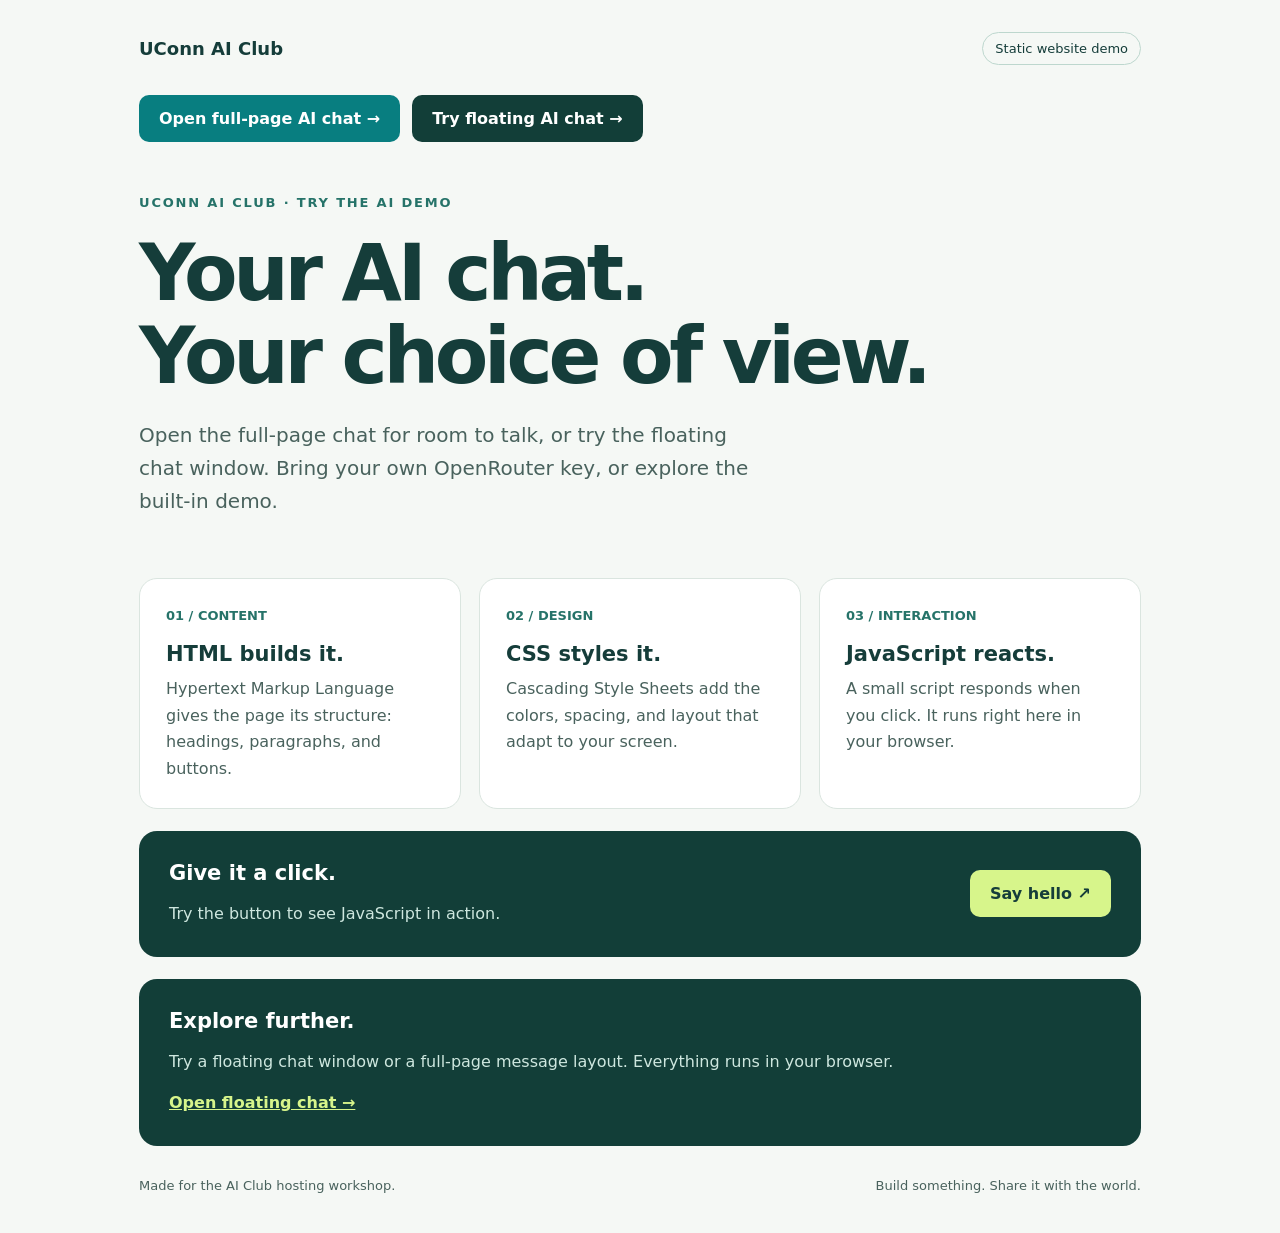
<file: index.html>
<!doctype html>
<html lang="en">
<head>
  <meta charset="utf-8">
  <meta name="viewport" content="width=device-width, initial-scale=1">
  <meta name="description" content="A simple AI Club static website for learning how web hosting works.">
  <title>UConn AI Club · My First Website</title>
  <style>
    :root { color-scheme: light; font-family: system-ui, sans-serif; color: #153d3a; background: #f5f8f5; }
    * { box-sizing: border-box; }
    body { margin: 0; }
    main { max-width: 1050px; margin: auto; padding: 32px 24px; }
    header, footer { display: flex; justify-content: space-between; gap: 16px; align-items: center; }
    .brand { font-weight: 800; font-size: 18px; }
    .badge { border: 1px solid #bdd7ce; border-radius: 30px; padding: 8px 12px; font-size: 13px; }
    .hero { padding: 40px 0 40px; max-width: 800px; }
    .eyebrow { color: #267369; font-size: 13px; font-weight: 750; letter-spacing: .14em; text-transform: uppercase; }
    h1 { font-size: clamp(42px, 7vw, 78px); line-height: 1.06; letter-spacing: -.055em; margin: 22px 0; }
    .intro { font-size: 20px; line-height: 1.65; max-width: 620px; color: #49625d; }
    .cards { display: grid; grid-template-columns: repeat(3, 1fr); gap: 18px; }
    article { background: white; border: 1px solid #dae5df; padding: 26px; border-radius: 18px; }
    .number { color: #267369; font-size: 13px; font-weight: 700; }
    h2 { font-size: 21px; margin: 18px 0 10px; }
    article p { color: #49625d; line-height: 1.65; margin: 0; }
    .demo { background: #123e38; color: white; border-radius: 18px; padding: 30px; margin-top: 22px; display: flex; align-items: center; justify-content: space-between; gap: 24px; }
    .demo h2 { margin-top: 0; }
    .demo p { color: #cee7df; line-height: 1.6; margin-bottom: 0; }
    button { background: #d7f58b; color: #153d3a; border: 0; border-radius: 10px; padding: 14px 20px; font: inherit; font-weight: 750; cursor: pointer; white-space: nowrap; }
    button:hover { background: #e5ffad; }
    button:focus-visible { outline: 3px solid white; outline-offset: 5px; }
    footer { padding: 32px 0 8px; font-size: 13px; color: #49625d; }
    @media (max-width: 650px) { .hero { padding-top: 32px; } .cards { grid-template-columns: 1fr; } .demo, footer { align-items: flex-start; flex-direction: column; } header { flex-wrap: wrap; } }
  </style>
</head>
<body>
  <main>
    <header>
      <span class="brand">UConn AI Club</span>
      <span class="badge">Static website demo</span>
    </header>
    <nav aria-label="AI chat pages" style="display:flex;flex-wrap:wrap;gap:12px;margin-top:30px">
      <a href="chat/" style="background:#087e80;color:white;padding:14px 20px;border-radius:10px;font-weight:700;text-decoration:none">Open full-page AI chat →</a>
      <a href="ai-would-you-rather/" style="background:#123e38;color:white;padding:14px 20px;border-radius:10px;font-weight:700;text-decoration:none">Try floating AI chat →</a>
    </nav>
    <section class="hero" aria-labelledby="title">
      <p class="eyebrow">UConn AI Club · Try the AI demo</p>
      <h1 id="title">Your AI chat.<br>Your choice of view.</h1>
      <p class="intro">Open the full-page chat for room to talk, or try the floating chat window. Bring your own OpenRouter key, or explore the built-in demo.</p>
    </section>
    <section class="cards" aria-label="What makes this page work">
      <article><span class="number">01 / CONTENT</span><h2>HTML builds it.</h2><p>Hypertext Markup Language gives the page its structure: headings, paragraphs, and buttons.</p></article>
      <article><span class="number">02 / DESIGN</span><h2>CSS styles it.</h2><p>Cascading Style Sheets add the colors, spacing, and layout that adapt to your screen.</p></article>
      <article><span class="number">03 / INTERACTION</span><h2>JavaScript reacts.</h2><p>A small script responds when you click. It runs right here in your browser.</p></article>
    </section>
    <section class="demo" aria-labelledby="demo-title">
      <div><h2 id="demo-title">Give it a click.</h2><p id="result" role="status" aria-live="polite">Try the button to see JavaScript in action.</p></div>
      <button id="demo-button" type="button">Say hello ↗</button>
    </section>
    <section class="demo" aria-labelledby="ai-title">
      <div><h2 id="ai-title">Explore further.</h2><p>Try a floating chat window or a full-page message layout. Everything runs in your browser.</p><p><a href="ai-would-you-rather/" style="color:#d7f58b;font-weight:700">Open floating chat →</a></p></div>
    </section>
    <noscript><p>JavaScript is disabled. You can still read this page; enable it to try the button.</p></noscript>
    <footer><span>Made for the AI Club hosting workshop.</span><span>Build something. Share it with the world.</span></footer>
  </main>
  <script>
    let clicks = 0;
    document.getElementById('demo-button').addEventListener('click', () => {
      clicks += 1;
      document.getElementById('result').textContent = `Hello from your browser! You clicked ${clicks} ${clicks === 1 ? 'time' : 'times'}.`;
    });
  </script>
</body>
</html>
</file>
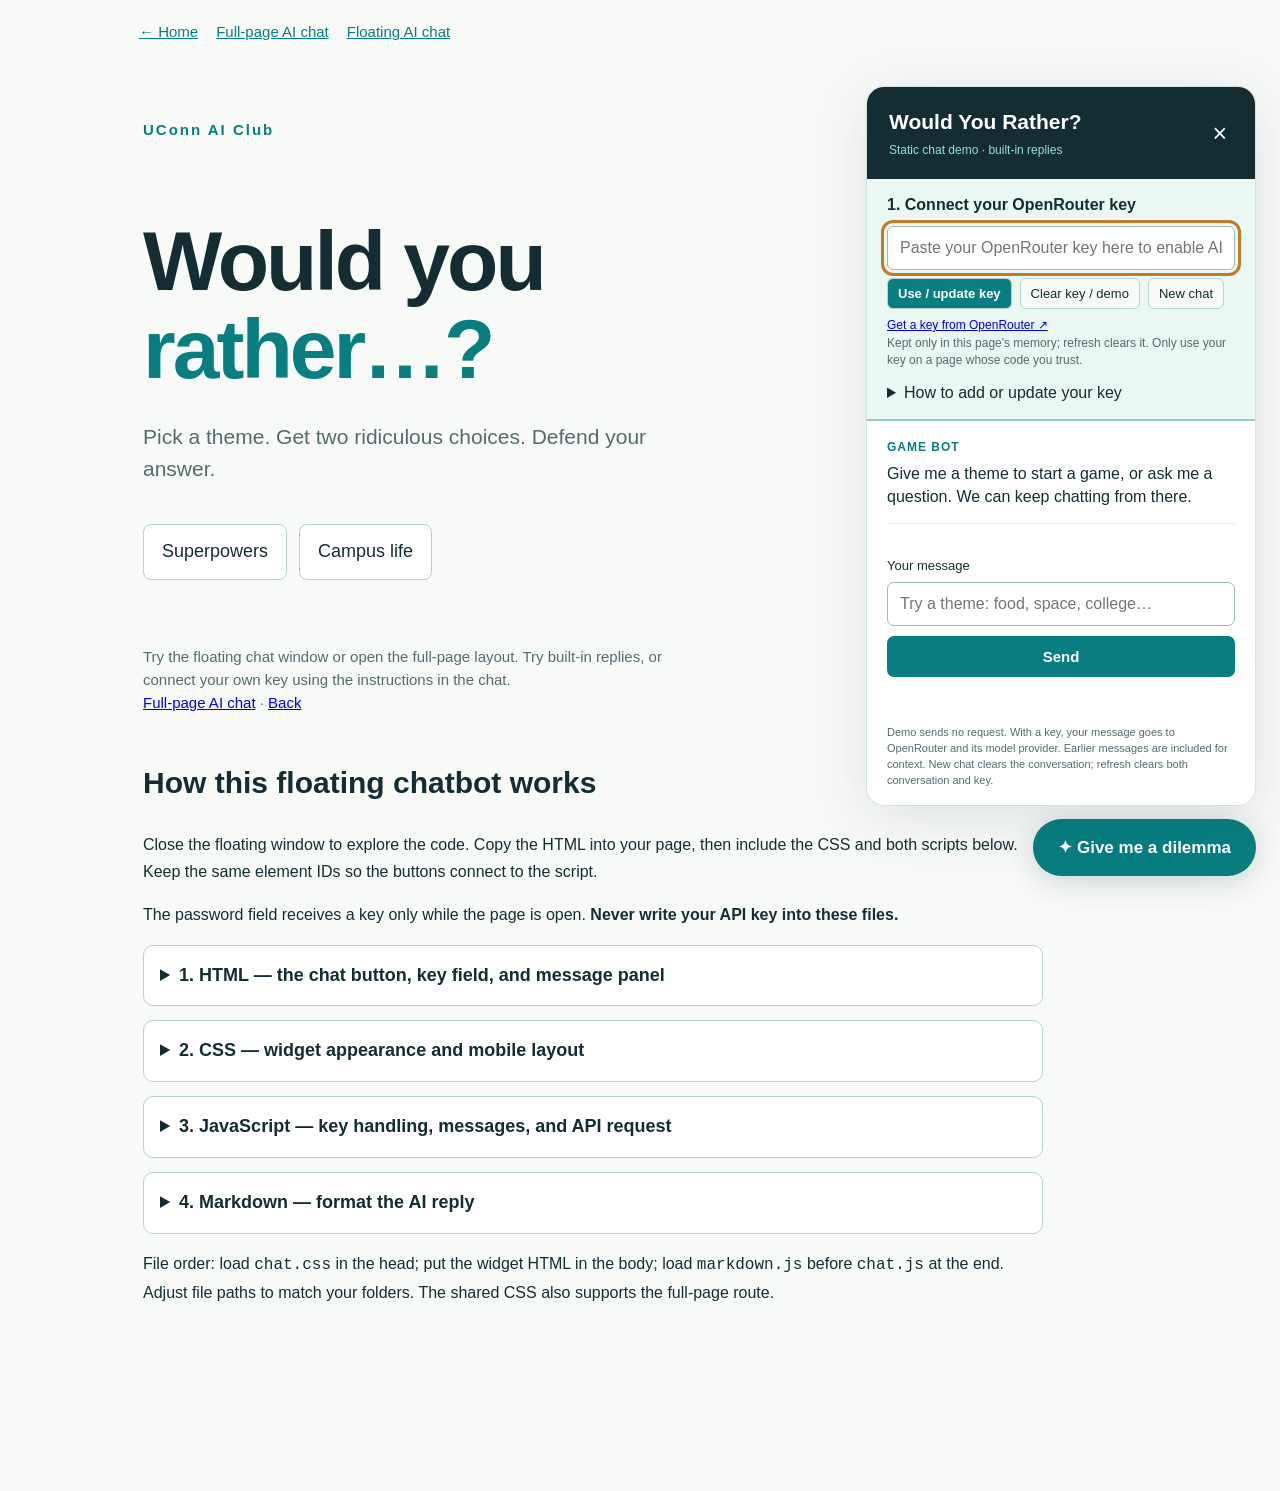
<file: ai-would-you-rather/index.html>
<!doctype html>
<html lang="en">
<head>
<meta charset="utf-8"><meta name="viewport" content="width=device-width,initial-scale=1">
<title>Would You Rather? · UConn AI Club</title>

<!-- BOT CSS START: copy this style block to your existing page's head -->

<!-- BOT CSS END -->
<link rel="stylesheet" href="../assets/chat.css">
</head>
<body>
<nav class="route-nav" aria-label="Page navigation"><a href="../">← Home</a><a href="../chat/">Full-page AI chat</a><a href="../ai-would-you-rather/">Floating AI chat</a></nav>
<main>
  <div class="brand">UConn AI Club</div>
  <!-- Customize: change the title below. -->
  <h1>Would you<br><em>rather…?</em></h1>
  <p class="intro">Pick a theme. Get two ridiculous choices. Defend your answer.</p>
  <div class="ideas"><button data-prompt="Give me a funny would-you-rather question about superpowers.">Superpowers</button><button data-prompt="Give me a funny would-you-rather question about campus life.">Campus life</button></div>
  <p class="footnote">Try the floating chat window or open the full-page layout. Try built-in replies, or connect your own key using the instructions in the chat.<br><a href="../chat/">Full-page AI chat</a> · <a href="../">Back</a></p>
  <section class="source-guide" aria-labelledby="source-title">
    <h2 id="source-title">How this floating chatbot works</h2>
    <p>Close the floating window to explore the code. Copy the HTML into your page, then include the CSS and both scripts below. Keep the same element IDs so the buttons connect to the script.</p>
    <p>The password field receives a key only while the page is open. <strong>Never write your API key into these files.</strong></p>
    <details><summary>1. HTML — the chat button, key field, and message panel</summary><button type="button" class="copy-source" data-copy="source-html" disabled>Copy HTML</button><pre><code id="source-html">Loading source…</code></pre></details>
    <details><summary>2. CSS — widget appearance and mobile layout</summary><button type="button" class="copy-source" data-copy="source-css" disabled>Copy CSS</button><pre><code id="source-css">Loading source…</code></pre></details>
    <details><summary>3. JavaScript — key handling, messages, and API request</summary><button type="button" class="copy-source" data-copy="source-js" disabled>Copy JavaScript</button><pre><code id="source-js">Loading source…</code></pre></details>
    <details><summary>4. Markdown — format the AI reply</summary><button type="button" class="copy-source" data-copy="source-markdown" disabled>Copy Markdown renderer</button><pre><code id="source-markdown">Loading source…</code></pre></details>
    <p>File order: load <code>chat.css</code> in the head; put the widget HTML in the body; load <code>markdown.js</code> before <code>chat.js</code> at the end. Adjust file paths to match your folders. The shared CSS also supports the full-page route.</p>
    <p id="source-status" role="status"></p>
  </section>
</main>
<!-- BOT HTML START: copy this block just before your existing page's closing body tag -->
<button id="sq-toggle" aria-controls="sq-panel" aria-expanded="false">✦ Give me a dilemma</button>
<section id="sq-panel" aria-labelledby="sq-title" hidden>
  <header><div><h2 id="sq-title">Would You Rather?</h2><div id="sq-mode">Static chat demo · built-in replies</div></div><button id="sq-close" aria-label="Close chat">×</button></header>
  <form id="sq-connection" autocomplete="off">
    <label for="sq-key">1. Connect your OpenRouter key</label>
    <input id="sq-key" type="password" autocomplete="off" spellcheck="false" placeholder="Paste your OpenRouter key here to enable AI">
    <div class="sq-key-actions"><button type="submit">Use / update key</button><button type="button" id="sq-clear">Clear key / demo</button><button type="button" id="sq-new">New chat</button></div>
    <p id="sq-key-note"><a href="https://openrouter.ai/settings/keys" target="_blank" rel="noopener noreferrer">Get a key from OpenRouter ↗</a><br>Kept only in this page's memory; refresh clears it. Only use your key on a page whose code you trust.</p>
    <details><summary>How to add or update your key</summary>
      <ol style="font-size:13px;padding-left:20px;line-height:1.6">
        <li>Sign in at <a href="https://openrouter.ai/settings/keys" target="_blank" rel="noopener noreferrer">OpenRouter Keys</a> and choose <strong>Create Key</strong>.</li>
        <li>Copy your key and paste it into the password field below.</li>
        <li>Click <strong>Use / update key</strong>, then send a theme such as “food”.</li>
        <li>To replace it, paste a new key and click the same button. Revoke the old key on OpenRouter if you no longer need it.</li>
      </ol>
      <p style="font-size:12px">Paste into this live page, <strong>not the HTML code on GitHub</strong>. Published code is public. Each visitor uses their own key and quota. GitHub Secrets cannot be read privately by a static webpage.</p>
    </details>
  </form>
  <div id="sq-log" role="log" aria-live="polite"><div class="sq-message"><strong>GAME BOT</strong>Give me a theme to start a game, or ask me a question. We can keep chatting from there.</div></div>
  <form id="sq-form"><label for="sq-input">Your message</label><input id="sq-input" maxlength="1000" required autocomplete="off" placeholder="Try a theme: food, space, college…"><button id="sq-send">Send</button><p id="sq-status" role="status"></p></form>
  <p id="sq-privacy">Demo sends no request. With a key, your message goes to OpenRouter and its model provider. Earlier messages are included for context. New chat clears the conversation; refresh clears both conversation and key.</p>
</section>
<!-- BOT HTML END -->
<!-- BOT SCRIPT START: copy this script after the bot HTML -->
<script src="../assets/markdown.js"></script>
<script src="../assets/chat.js"></script>
<!-- BOT SCRIPT END -->
<script>
(async () => {
  const files=[['source-html','index.html'],['source-css','../assets/chat.css'],['source-js','../assets/chat.js'],['source-markdown','../assets/markdown.js']];
  await Promise.all(files.map(async ([id,url])=>{
    const output=document.getElementById(id);
    try {
      const response=await fetch(url);if(!response.ok)throw new Error('Source unavailable');
      let source=await response.text();
      if(id==='source-html'){
        const saved=new DOMParser().parseFromString(source,'text/html');
        source='<!-- Add the CSS link in your head. -->\n<link rel="stylesheet" href="assets/chat.css">\n\n'+saved.querySelector('#sq-toggle').outerHTML+'\n'+saved.querySelector('#sq-panel').outerHTML+'\n\n<!-- Load these scripts after the widget HTML. -->\n<script src="assets/markdown.js"><'+'/script>\n<script src="assets/chat.js"><'+'/script>';
      }
      output.textContent=source;
      document.querySelector('[data-copy="'+id+'"]').disabled=false;
    }catch{output.textContent='Could not load this file. Open the published website and try again.';}
  }));
  document.querySelectorAll('.copy-source').forEach(button=>button.onclick=async()=>{
    try{await navigator.clipboard.writeText(document.getElementById(button.dataset.copy).textContent);document.getElementById('source-status').textContent='Code copied.';}
    catch{document.getElementById('source-status').textContent='Select the code and copy it manually.';}
  });
})();
</script>
</body>
</html>
</file>
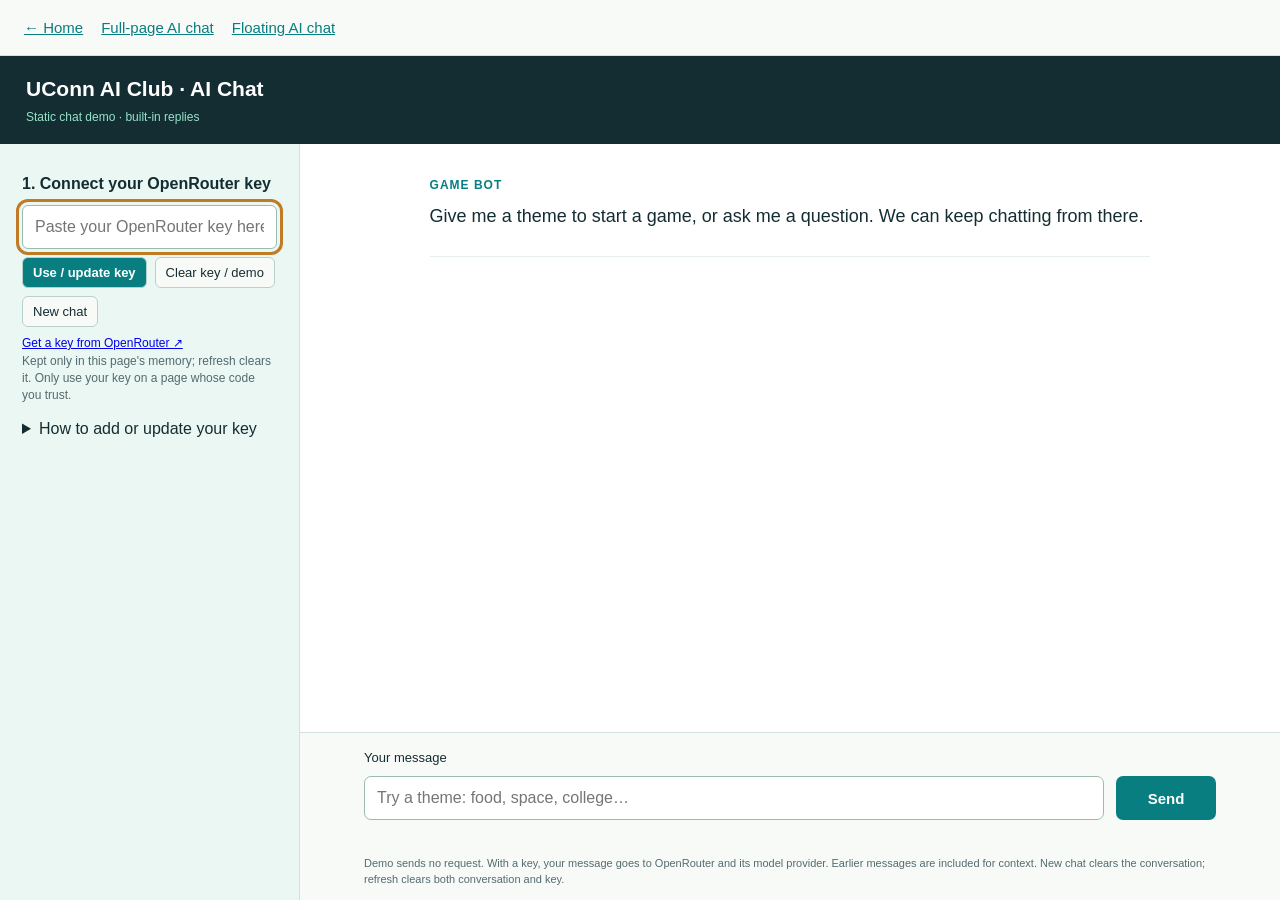
<file: chat/index.html>
<!doctype html>
<html lang="en">
<head>
<meta charset="utf-8"><meta name="viewport" content="width=device-width,initial-scale=1">
<title>Would You Rather? · UConn AI Club</title>




<link rel="stylesheet" href="../assets/chat.css">
</head>
<body data-layout="full">
<nav class="route-nav" aria-label="Page navigation"><a href="../">← Home</a><a href="../chat/">Full-page AI chat</a><a href="../ai-would-you-rather/">Floating AI chat</a></nav>


<button id="sq-toggle" aria-controls="sq-panel" aria-expanded="false">✦ Give me a dilemma</button>
<section id="sq-panel" aria-labelledby="sq-title" hidden>
  <header><div><h2 id="sq-title">UConn AI Club · AI Chat</h2><div id="sq-mode">Static chat demo · built-in replies</div></div><button id="sq-close" aria-label="Close chat">×</button></header>
  <form id="sq-connection" autocomplete="off">
    <label for="sq-key">1. Connect your OpenRouter key</label>
    <input id="sq-key" type="password" autocomplete="off" spellcheck="false" placeholder="Paste your OpenRouter key here to enable AI">
    <div class="sq-key-actions"><button type="submit">Use / update key</button><button type="button" id="sq-clear">Clear key / demo</button><button type="button" id="sq-new">New chat</button></div>
    <p id="sq-key-note"><a href="https://openrouter.ai/settings/keys" target="_blank" rel="noopener noreferrer">Get a key from OpenRouter ↗</a><br>Kept only in this page's memory; refresh clears it. Only use your key on a page whose code you trust.</p>
    <details><summary>How to add or update your key</summary>
      <ol style="font-size:13px;padding-left:20px;line-height:1.6">
        <li>Sign in at <a href="https://openrouter.ai/settings/keys" target="_blank" rel="noopener noreferrer">OpenRouter Keys</a> and choose <strong>Create Key</strong>.</li>
        <li>Copy your key and paste it into the password field below.</li>
        <li>Click <strong>Use / update key</strong>, then send a theme such as “food”.</li>
        <li>To replace it, paste a new key and click the same button. Revoke the old key on OpenRouter if you no longer need it.</li>
      </ol>
      <p style="font-size:12px">Paste into this live page, <strong>not the HTML code on GitHub</strong>. Published code is public. Each visitor uses their own key and quota. GitHub Secrets cannot be read privately by a static webpage.</p>
    </details>
  </form>
  <div id="sq-log" role="log" aria-live="polite"><div class="sq-message"><strong>GAME BOT</strong>Give me a theme to start a game, or ask me a question. We can keep chatting from there.</div></div>
  <form id="sq-form"><label for="sq-input">Your message</label><input id="sq-input" maxlength="1000" required autocomplete="off" placeholder="Try a theme: food, space, college…"><button id="sq-send">Send</button><p id="sq-status" role="status"></p></form>
  <p id="sq-privacy">Demo sends no request. With a key, your message goes to OpenRouter and its model provider. Earlier messages are included for context. New chat clears the conversation; refresh clears both conversation and key.</p>
</section>


<script src="../assets/markdown.js"></script>
<script src="../assets/chat.js"></script>

</body>
</html>
</file>
<file: assets/chat.css>
/* Customize: change the accent color. */
  :root{--accent:#087e80}
  *{box-sizing:border-box}body{margin:0;background:#f8faf8;color:#142d32;font:18px/1.55 Arial,sans-serif}main{max-width:1050px;margin:auto;padding:55px 28px 170px}.brand{font-weight:700;color:var(--accent);letter-spacing:2px;font-size:15px}h1{font-size:clamp(46px,7vw,84px);line-height:1.05;max-width:800px;letter-spacing:-3px;margin:75px 0 28px}h1 em{font-style:normal;color:var(--accent)}.intro{max-width:530px;color:#536b70;font-size:21px}.ideas{display:flex;flex-wrap:wrap;gap:12px;margin-top:38px}.ideas button{border:1px solid #b7d1cb;background:white;border-radius:8px;padding:13px 18px;color:#142d32;font:inherit;cursor:pointer}.footnote{margin-top:65px;color:#536b70;font-size:15px;max-width:560px}button:focus-visible,a:focus-visible,input:focus-visible{outline:3px solid #c17b24;outline-offset:3px}


  #sq-toggle{position:fixed;right:24px;bottom:24px;z-index:1000;border:0;border-radius:99px;padding:18px 25px;background:var(--accent);color:white;font:bold 17px Arial;box-shadow:0 6px 30px #142d3230;cursor:pointer}
  #sq-panel{position:fixed;right:24px;bottom:94px;z-index:1000;width:390px;max-width:calc(100vw - 32px);max-height:calc(100dvh - 116px);background:white;color:#142d32;border:1px solid #d2e2dc;border-radius:18px;box-shadow:0 12px 60px #142d3220;overflow:auto;font:16px/1.45 Arial,sans-serif}
  #sq-panel[hidden]{display:none}#sq-panel header{padding:20px 22px;background:#142d32;color:white;display:flex;align-items:center;justify-content:space-between}#sq-panel h2{font-size:21px;margin:0}#sq-close{background:none;color:white;border:0;font-size:25px;cursor:pointer}#sq-mode{font-size:12px;color:#96e3cb;margin-top:4px}
  #sq-connection{padding:14px 20px;border-bottom:1px solid #d2e2dc}#sq-connection label{font-size:13px;display:block;margin-bottom:5px}#sq-key{box-sizing:border-box;width:100%;padding:9px;font:14px Arial;border:1px solid #9bbab1;border-radius:6px}.sq-key-actions{display:flex;gap:8px;margin:8px 0}#sq-connection button{font:13px Arial;padding:7px 10px;border:1px solid #b7d1cb;border-radius:6px;background:#f8faf8;color:#142d32;cursor:pointer}#sq-key-note{font-size:11px;margin:5px 0 0;color:#536b70}
  #sq-log{padding:18px 20px;max-height:210px;overflow:auto;white-space:normal;overflow-wrap:anywhere}.sq-message{margin:0 0 15px;padding-bottom:15px;border-bottom:1px solid #e6efec}.sq-message > strong{display:block;font-size:12px;letter-spacing:1px;color:var(--accent);margin-bottom:6px}#sq-form{padding:0 20px 18px}#sq-form label{display:block;font-size:13px;margin-bottom:6px}#sq-input{box-sizing:border-box;width:100%;font:16px Arial;padding:12px;border:1px solid #9bbab1;border-radius:7px}#sq-send{margin-top:10px;width:100%;background:var(--accent);color:white;border:0;border-radius:7px;padding:12px;font:bold 15px Arial;cursor:pointer}#sq-send:disabled{opacity:.6;cursor:wait}#sq-status{font-size:13px;color:#536b70;min-height:20px;margin:10px 0 0}#sq-privacy{font-size:11px;padding:0 20px 16px;color:#536b70;margin:0}
  @media(max-width:500px){#sq-panel{right:16px;bottom:87px}#sq-toggle{right:16px;bottom:16px}#sq-log{max-height:170px}}
  body.sq-full main,body.sq-full #sq-toggle{display:none}body.sq-full #sq-panel{position:relative;right:auto;bottom:auto;margin:40px auto;width:650px;max-height:none}body.sq-full #sq-log{max-height:50vh}body.sq-full #sq-close{display:none}

.route-nav{max-width:1050px;margin:auto;padding:20px 24px;display:flex;gap:18px;flex-wrap:wrap;font-size:15px}.route-nav a{color:#087e80}
#sq-connection{background:#eaf7f2;border-bottom:2px solid #98cdbd}#sq-connection label{font-size:16px;font-weight:bold;margin-bottom:10px}#sq-key{padding:12px;font-size:16px;background:white}#sq-connection button[type=submit]{background:#087e80;color:white;font-weight:bold}.sq-key-actions{flex-wrap:wrap}#sq-connection details{margin-top:12px}#sq-key-note{font-size:12px}
.sq-content{white-space:pre-wrap}.sq-content p{margin:0 0 10px}.sq-content ul,.sq-content ol{padding-left:24px;margin:8px 0}.sq-content strong{font-weight:700}.sq-content code{background:#edf2ef;padding:2px 5px;border-radius:4px;font-size:14px}.sq-content pre{overflow-x:auto;background:#edf2ef;padding:12px;border-radius:8px;white-space:pre-wrap}.sq-content pre code{padding:0}.sq-content h3,.sq-content h4,.sq-content h5{margin:12px 0 8px}.sq-content a{color:#087e80}.sq-content blockquote{margin:8px 0;padding-left:12px;border-left:3px solid #98cdbd}
/* Full-page route: fill the viewport, with setup beside the conversation. */
body.sq-full{height:100dvh;display:flex;flex-direction:column;overflow:hidden;background:white}
body.sq-full .route-nav{flex:none;width:100%;max-width:none;margin:0;padding:16px 24px;border-bottom:1px solid #d2e2dc;background:#f8faf8}
body.sq-full #sq-panel{position:relative;inset:auto;flex:1;min-height:0;display:grid;grid-template-columns:300px minmax(0,1fr);grid-template-rows:auto minmax(0,1fr) auto auto;margin:0;width:100%;max-width:none;max-height:none;border:0;border-radius:0;box-shadow:none;overflow:hidden}
body.sq-full #sq-panel header{grid-column:1/-1;padding:18px 26px}
body.sq-full #sq-connection{grid-column:1;grid-row:2/5;margin:0;padding:28px 22px;overflow:auto;border:0;border-right:1px solid #d2e2dc}
body.sq-full #sq-log{grid-column:2;grid-row:2;min-height:0;max-height:none;overflow-y:auto;padding:32px clamp(24px,5vw,90px)}
body.sq-full .sq-message{max-width:1000px;margin:0 auto 24px;padding-bottom:24px;font-size:18px;line-height:1.65}
body.sq-full #sq-form{grid-column:2;grid-row:3;display:grid;grid-template-columns:minmax(0,1fr) 100px;gap:8px 12px;padding:16px clamp(24px,5vw,90px) 8px;border-top:1px solid #d2e2dc;background:#f8faf8}
body.sq-full #sq-form label{grid-column:1/-1;margin:0}body.sq-full #sq-send{margin:0}body.sq-full #sq-status{grid-column:1/-1;margin:0}
body.sq-full #sq-privacy{grid-column:2;grid-row:4;padding:0 clamp(24px,5vw,90px) 12px;background:#f8faf8}
@media(max-width:700px){
 body.sq-full .route-nav{padding:10px 14px;gap:10px;font-size:13px}
 body.sq-full #sq-panel{grid-template-columns:minmax(0,1fr);grid-template-rows:auto auto minmax(80px,1fr) auto auto}
 body.sq-full #sq-panel header{grid-column:1;padding:12px 16px}body.sq-full #sq-panel h2{font-size:18px}
 body.sq-full #sq-connection{grid-column:1;grid-row:2;max-height:190px;padding:12px 16px;border-right:0;border-bottom:1px solid #d2e2dc}
 body.sq-full #sq-log{grid-column:1;grid-row:3;padding:18px 16px}
 body.sq-full .sq-message{font-size:16px}
 body.sq-full #sq-form{grid-column:1;grid-row:4;padding:10px 16px 6px;grid-template-columns:minmax(0,1fr) 72px}
 body.sq-full #sq-privacy{grid-column:1;grid-row:5;padding:0 16px 8px}
}
/* Readable conversation measure and clear separation between reply blocks. */
body.sq-full .sq-message{max-width:72ch;width:100%;min-width:0}
.sq-content{max-width:100%;overflow-wrap:anywhere;white-space:pre-wrap}
.sq-content p{display:block;white-space:normal;line-height:1.7;margin:0 0 1em}
.sq-content p:last-child{margin-bottom:0}
.sq-content li{margin-bottom:.5em}
.source-guide{margin:45px 0 0;max-width:900px}.source-guide h2{font-size:30px}.source-guide p{font-size:16px;line-height:1.7}.source-guide details{margin:14px 0;border:1px solid #b7d1cb;border-radius:10px;padding:16px;background:white}.source-guide summary{font-weight:bold;cursor:pointer}.source-guide pre{max-height:440px;overflow:auto;white-space:pre;font:13px/1.6 Consolas,monospace;background:#142d32;color:#eaf7f2;padding:20px;border-radius:8px}.copy-source{margin-top:12px;border:0;border-radius:6px;padding:9px 13px;background:#087e80;color:white;cursor:pointer}.copy-source:disabled{opacity:.5;cursor:wait}
</file>
